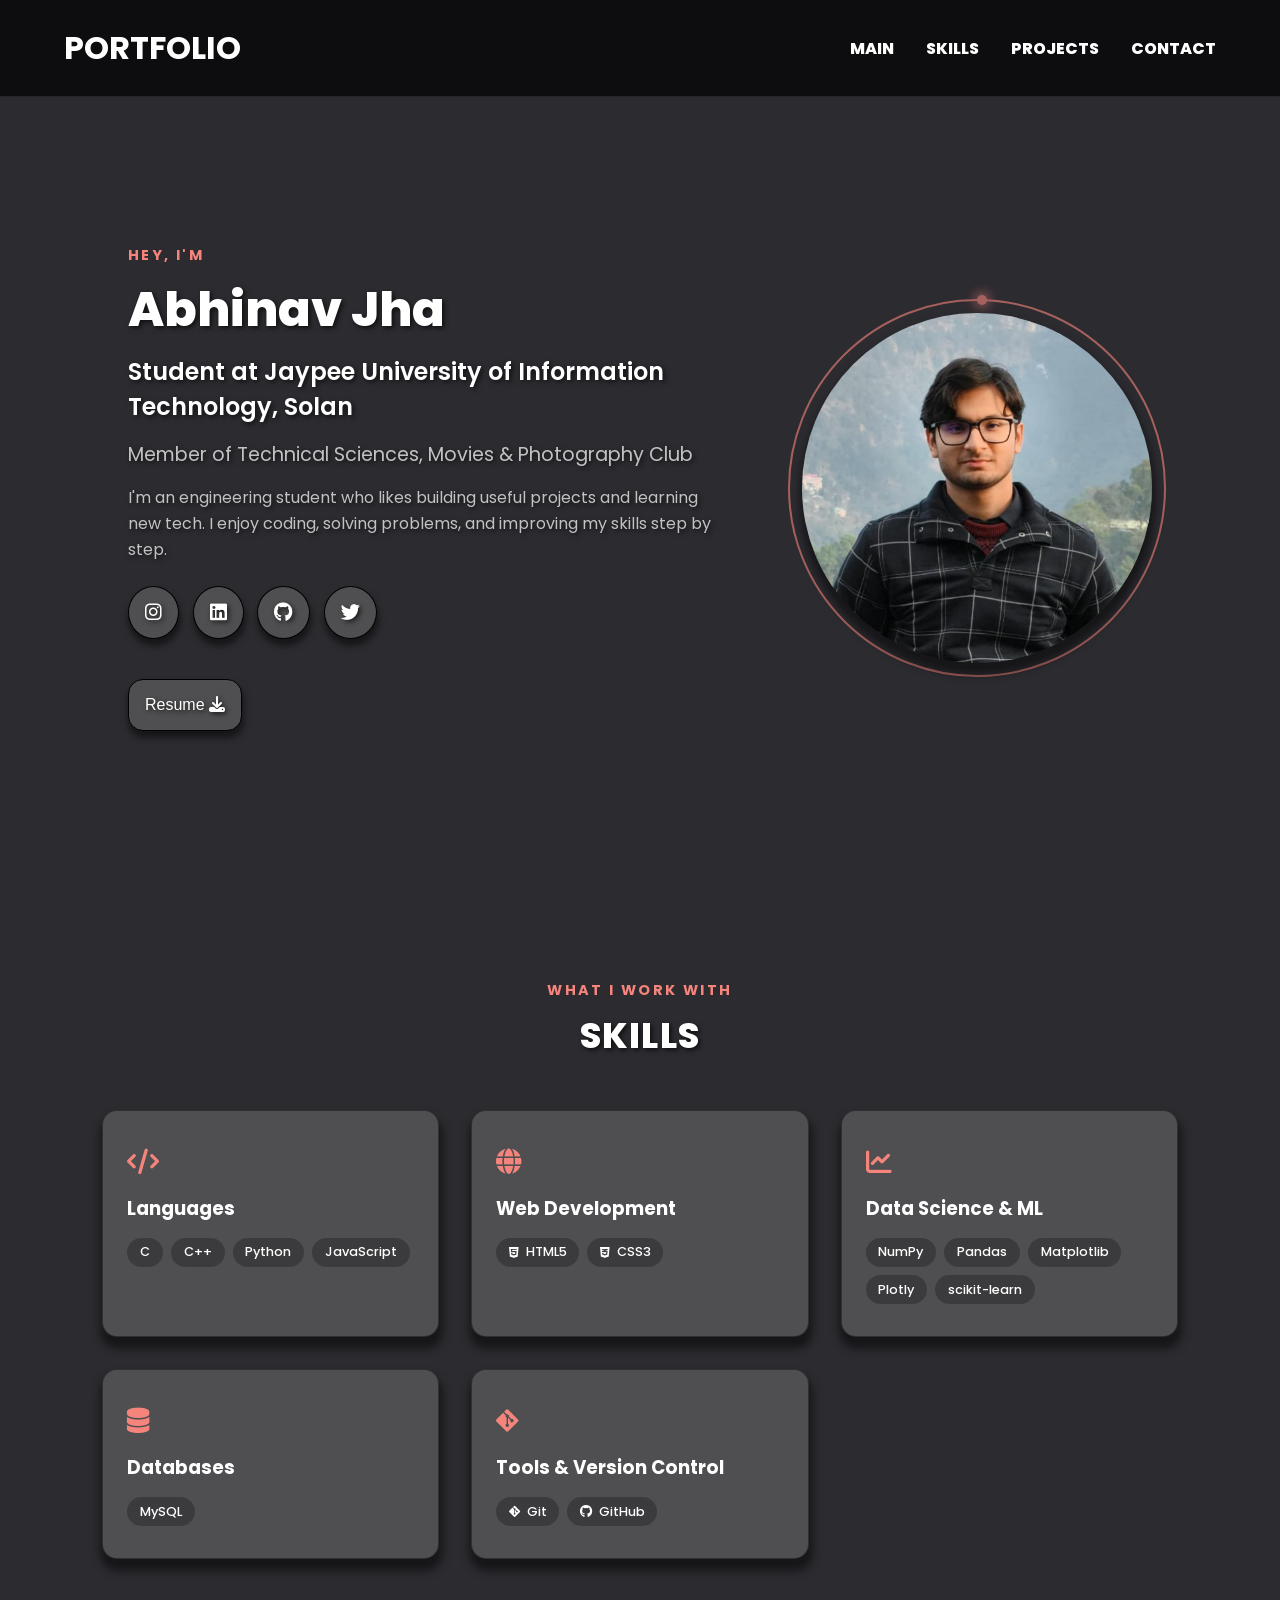
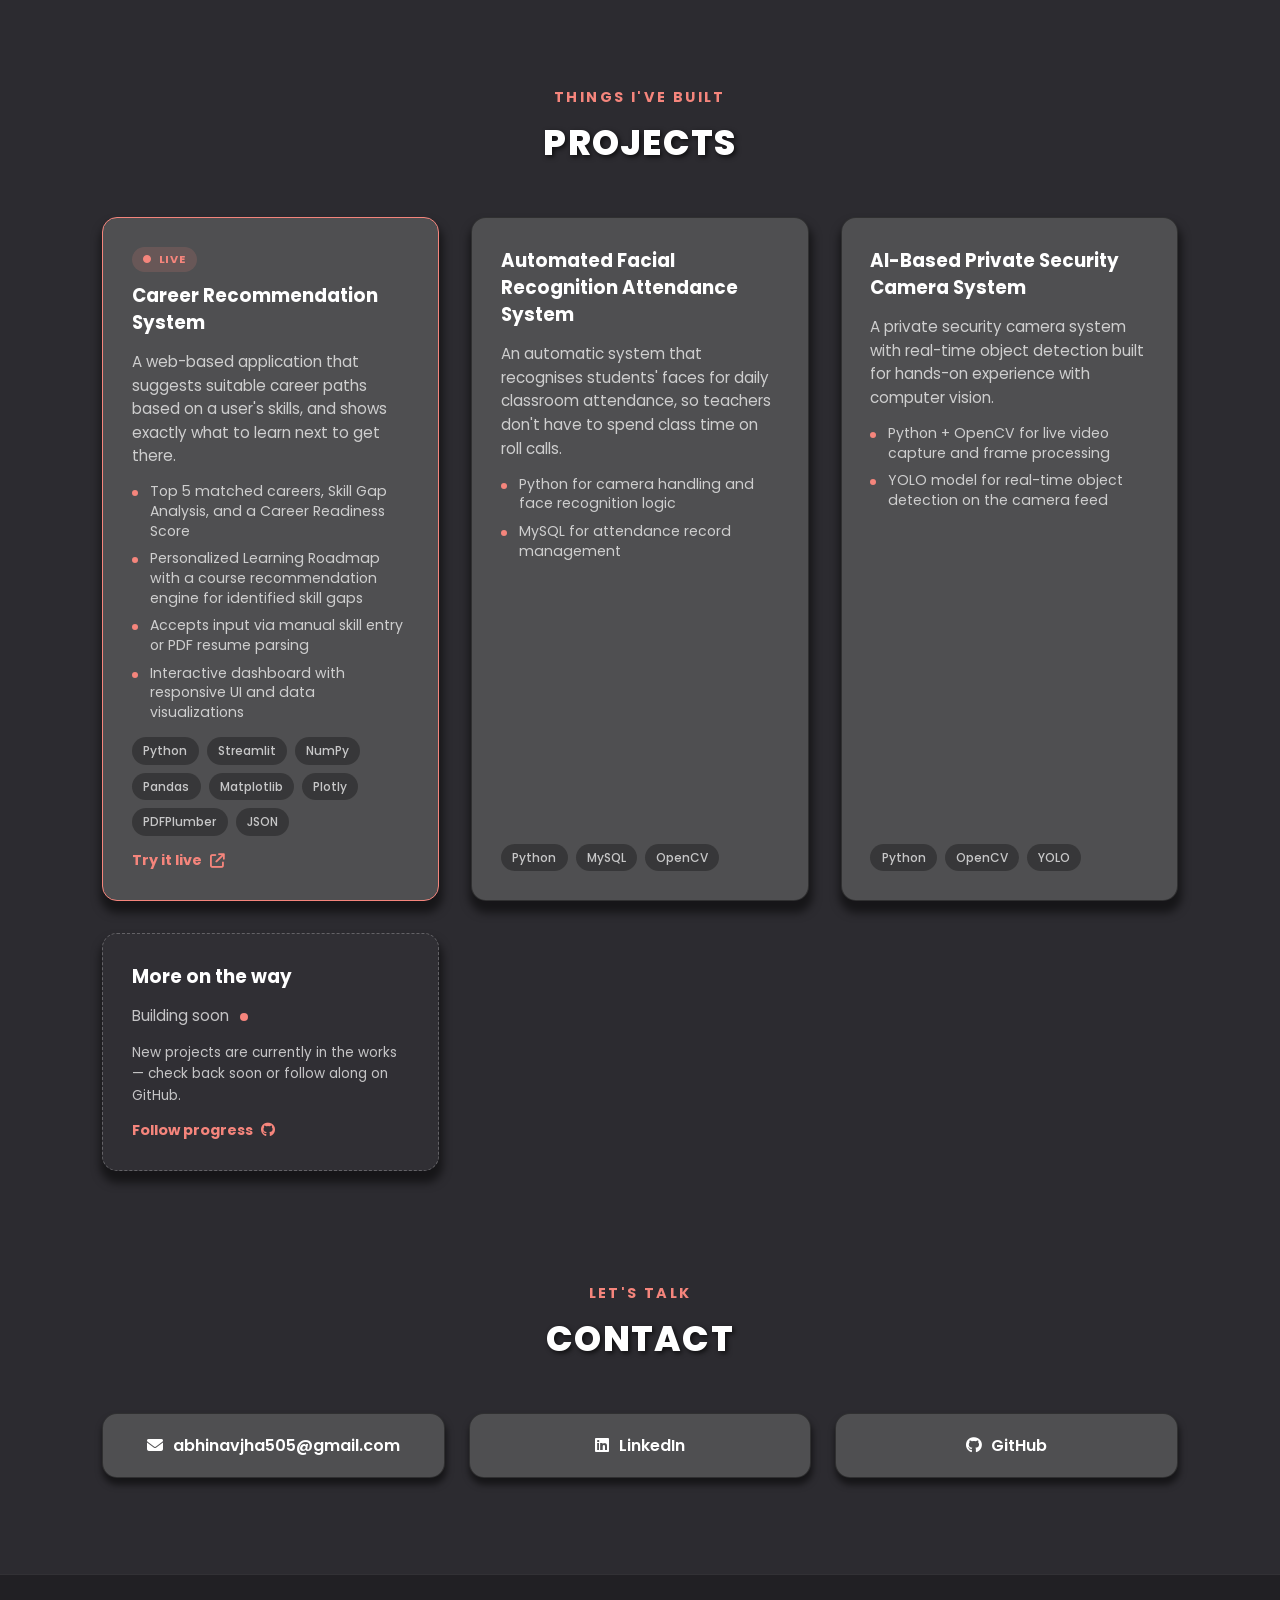
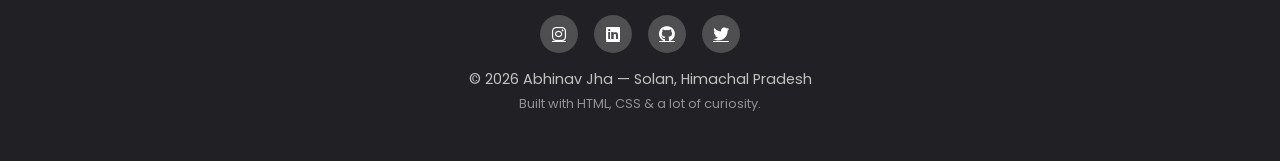
<file: index.html>
<!DOCTYPE html>
<html lang="en">
<head>
    <meta charset="UTF-8">
    <meta name="viewport" content="width=device-width, initial-scale=1.0">
    <link rel="stylesheet" href="style.css">
    <link href="https://fonts.googleapis.com/css2?family=Poppins:wght@300;400;500;600;700;800&display=swap" rel="stylesheet">
    <link rel="stylesheet" href="https://cdnjs.cloudflare.com/ajax/libs/font-awesome/6.7.2/css/all.min.css"
    integrity="sha512-Evv84Mr4kqVGRNSgIGL/F/aIDqQb7xQ2vcrdIwxfjThSH8CSR7PBEakCr51Ck+w+/U6swU2Im1vVX0SVk9ABhg=="
    crossorigin="anonymous" referrerpolicy="no-referrer" />

    <title>Abhinav Jha | Portfolio</title>
</head>
<body>
    <nav class="navbar">
        <a class="textm" href="#firstsection">PORTFOLIO</a>
        <ul class="nav-links" id="navLinks">
            <li><a href="#main">MAIN</a></li>
            <li><a href="#skills">SKILLS</a></li>
            <li><a href="#project">PROJECTS</a></li>
            <li><a href="#contact">CONTACT</a></li>
        </ul>
        <div class="hamburger" id="hamburger">
            <span></span>
            <span></span>
            <span></span>
        </div>
    </nav>

    <section id="firstsection">
        <div id="main" class="main reveal">
            <p class="eyebrow">Hey, I'm</p>
            <h1 id="name">Abhinav Jha</h1>
            <h2 id="info">Student at Jaypee University of Information Technology, Solan</h2>
            <h3 id="info1">Member of
                Technical Sciences, Movies &amp; Photography Club</h3>
            <p id="info2">I'm an engineering student who likes building useful projects and learning new tech. I enjoy coding, solving problems, and improving my skills step by step.</p>
            <div class="social-row">
                <a href="https://www.instagram.com/xabhinavjha?igsh=Z21vOGhhMjVqZWs4" target="_blank" rel="noopener"><i id="social" class="fab fa-instagram"></i></a>
                <a href="https://www.linkedin.com/in/abhinav-jha-a52386367" target="_blank" rel="noopener"><i id="social" class="fab fa-linkedin"></i></a>
                <a href="https://github.com/abhinavxjha" target="_blank" rel="noopener"><i id="social" class="fab fa-github"></i></a>
                <a href="https://twitter.com/iam_abhinavjha" target="_blank" rel="noopener"><i id="social" class="fab fa-twitter"></i></a>
            </div>
            <div><button id="downloadbtn"><a href="assets\AbhinavJhaResume1.pdf" download>Resume <i class="fa-solid fa-download"></i></a></button></div>
        </div>
        <div id="profile-pic" class="reveal">
            <div class="pic-ring"></div>
            <img class="mine" src="images\Solancrop.jpeg" alt="Profile Picture" width="200" height="200">
        </div>
    </section>

    <section id="skills" class="skills">
        <p class="eyebrow center">What I work with</p>
        <h2>SKILLS</h2>
        <div class="skill">

            <div class="skill1 reveal">
                <div class="skill-icon"><i class="fa-solid fa-code"></i></div>
                <h3>Languages</h3>
                <div class="chips">
                    <span class="chip">C</span>
                    <span class="chip">C++</span>
                    <span class="chip">Python</span>
                    <span class="chip">JavaScript</span>
                </div>
            </div>

            <div class="skill1 reveal">
                <div class="skill-icon"><i class="fa-solid fa-globe"></i></div>
                <h3>Web Development</h3>
                <div class="chips">
                    <span class="chip"><i class="fa-brands fa-html5"></i> HTML5</span>
                    <span class="chip"><i class="fa-brands fa-css3-alt"></i> CSS3</span>
                </div>
            </div>

            <div class="skill1 reveal">
                <div class="skill-icon"><i class="fa-solid fa-chart-line"></i></div>
                <h3>Data Science &amp; ML</h3>
                <div class="chips">
                    <span class="chip">NumPy</span>
                    <span class="chip">Pandas</span>
                    <span class="chip">Matplotlib</span>
                    <span class="chip">Plotly</span>
                    <span class="chip">scikit-learn</span>
                </div>
            </div>

            <div class="skill1 reveal">
                <div class="skill-icon"><i class="fa-solid fa-database"></i></div>
                <h3>Databases</h3>
                <div class="chips">
                    <span class="chip">MySQL</span>
                </div>
            </div>

            <div class="skill1 reveal">
                <div class="skill-icon"><i class="fa-brands fa-git-alt"></i></div>
                <h3>Tools &amp; Version Control</h3>
                <div class="chips">
                    <span class="chip"><i class="fa-brands fa-git-alt"></i> Git</span>
                    <span class="chip"><i class="fa-brands fa-github"></i> GitHub</span>
                </div>
            </div>

        </div>
    </section>

    <section id="thirdsection">
        <div class="projects" id="project">
            <p class="eyebrow center">Things I've built</p>
            <h2>PROJECTS</h2>

            <div class="project-grid">

                <article class="project-card reveal featured">
                    <div class="project-top">
                        <span class="tag-live"><i class="fa-solid fa-circle"></i> Live</span>
                        <h3>Career Recommendation System</h3>
                    </div>
                    <p class="project-desc">A web-based application that suggests suitable career paths based on a user's skills, and shows exactly what to learn next to get there.</p>
                    <ul class="project-points">
                        <li>Top 5 matched careers, Skill Gap Analysis, and a Career Readiness Score</li>
                        <li>Personalized Learning Roadmap with a course recommendation engine for identified skill gaps</li>
                        <li>Accepts input via manual skill entry or PDF resume parsing</li>
                        <li>Interactive dashboard with responsive UI and data visualizations</li>
                    </ul>
                    <div class="stack-row">
                        <span class="stack-chip">Python</span>
                        <span class="stack-chip">Streamlit</span>
                        <span class="stack-chip">NumPy</span>
                        <span class="stack-chip">Pandas</span>
                        <span class="stack-chip">Matplotlib</span>
                        <span class="stack-chip">Plotly</span>
                        <span class="stack-chip">PDFPlumber</span>
                        <span class="stack-chip">JSON</span>
                    </div>
                    <a class="project-link" href="https://yourcareerrecommendationsystem.streamlit.app/" target="_blank" rel="noopener">
                        Try it live <i class="fa-solid fa-arrow-up-right-from-square"></i>
                    </a>
                </article>

                <article class="project-card reveal">
                    <div class="project-top">
                        <h3>Automated Facial Recognition Attendance System</h3>
                    </div>
                    <p class="project-desc">An automatic system that recognises students' faces for daily classroom attendance, so teachers don't have to spend class time on roll calls.</p>
                    <ul class="project-points">
                        <li>Python for camera handling and face recognition logic</li>
                        <li>MySQL for attendance record management</li>
                    </ul>
                    <div class="stack-row">
                        <span class="stack-chip">Python</span>
                        <span class="stack-chip">MySQL</span>
                        <span class="stack-chip">OpenCV</span>
                    </div>
                </article>

                <article class="project-card reveal">
                    <div class="project-top">
                        <h3>AI-Based Private Security Camera System</h3>
                    </div>
                    <p class="project-desc">A private security camera system with real-time object detection built for hands-on experience with computer vision.</p>
                    <ul class="project-points">
                        <li>Python + OpenCV for live video capture and frame processing</li>
                        <li>YOLO model for real-time object detection on the camera feed</li>
                    </ul>
                    <div class="stack-row">
                        <span class="stack-chip">Python</span>
                        <span class="stack-chip">OpenCV</span>
                        <span class="stack-chip">YOLO</span>
                    </div>
                </article>

                <article class="project-card reveal coming-soon">
                    <div class="project-top">
                        <h3>More on the way</h3>
                    </div>
                    <p class="project-desc">Building soon <span class="pulse-dot"></span></p>
                    <p class="project-desc small">New projects are currently in the works — check back soon or follow along on GitHub.</p>
                    <a class="project-link" href="https://github.com/abhinavxjha" target="_blank" rel="noopener">
                        Follow progress <i class="fa-brands fa-github"></i>
                    </a>
                </article>

            </div>
        </div>
    </section>

    <section id="contact" class="contacts">
        <p class="eyebrow center">Let's talk</p>
        <h2>CONTACT</h2>
        <div class="contact">
            <div class="contact1"><a href="mailto:abhinavjha505@gmail.com"><i class="fa-solid fa-envelope"></i> abhinavjha505@gmail.com</a></div>
            <div class="contact1"><a href="https://www.linkedin.com/in/abhinav-jha-a52386367" target="_blank" rel="noopener"><i class="fa-brands fa-linkedin"></i> LinkedIn</a></div>
            <div class="contact1"><a href="https://github.com/abhinavxjha" target="_blank" rel="noopener"><i class="fa-brands fa-github"></i> GitHub</a></div>
        </div>
    </section>

    <footer class="site-footer">
        <div class="footer-social">
            <a href="https://www.instagram.com/xabhinavjha?igsh=Z21vOGhhMjVqZWs4" target="_blank" rel="noopener"><i class="fab fa-instagram"></i></a>
            <a href="https://www.linkedin.com/in/abhinav-jha-a52386367" target="_blank" rel="noopener"><i class="fab fa-linkedin"></i></a>
            <a href="https://github.com/abhinavxjha" target="_blank" rel="noopener"><i class="fab fa-github"></i></a>
            <a href="https://twitter.com/iam_abhinavjha" target="_blank" rel="noopener"><i class="fab fa-twitter"></i></a>
        </div>
        <p>&copy; <span id="year"></span> Abhinav Jha &mdash; Solan, Himachal Pradesh</p>
        <p class="footer-sub">Built with HTML, CSS &amp; a lot of curiosity.</p>
    </footer>

    <a href="#firstsection" class="back-to-top" id="backToTop" aria-label="Back to top"><i class="fa-solid fa-arrow-up"></i></a>

    <script src="app.js"></script>
</body>
</html>
</file>
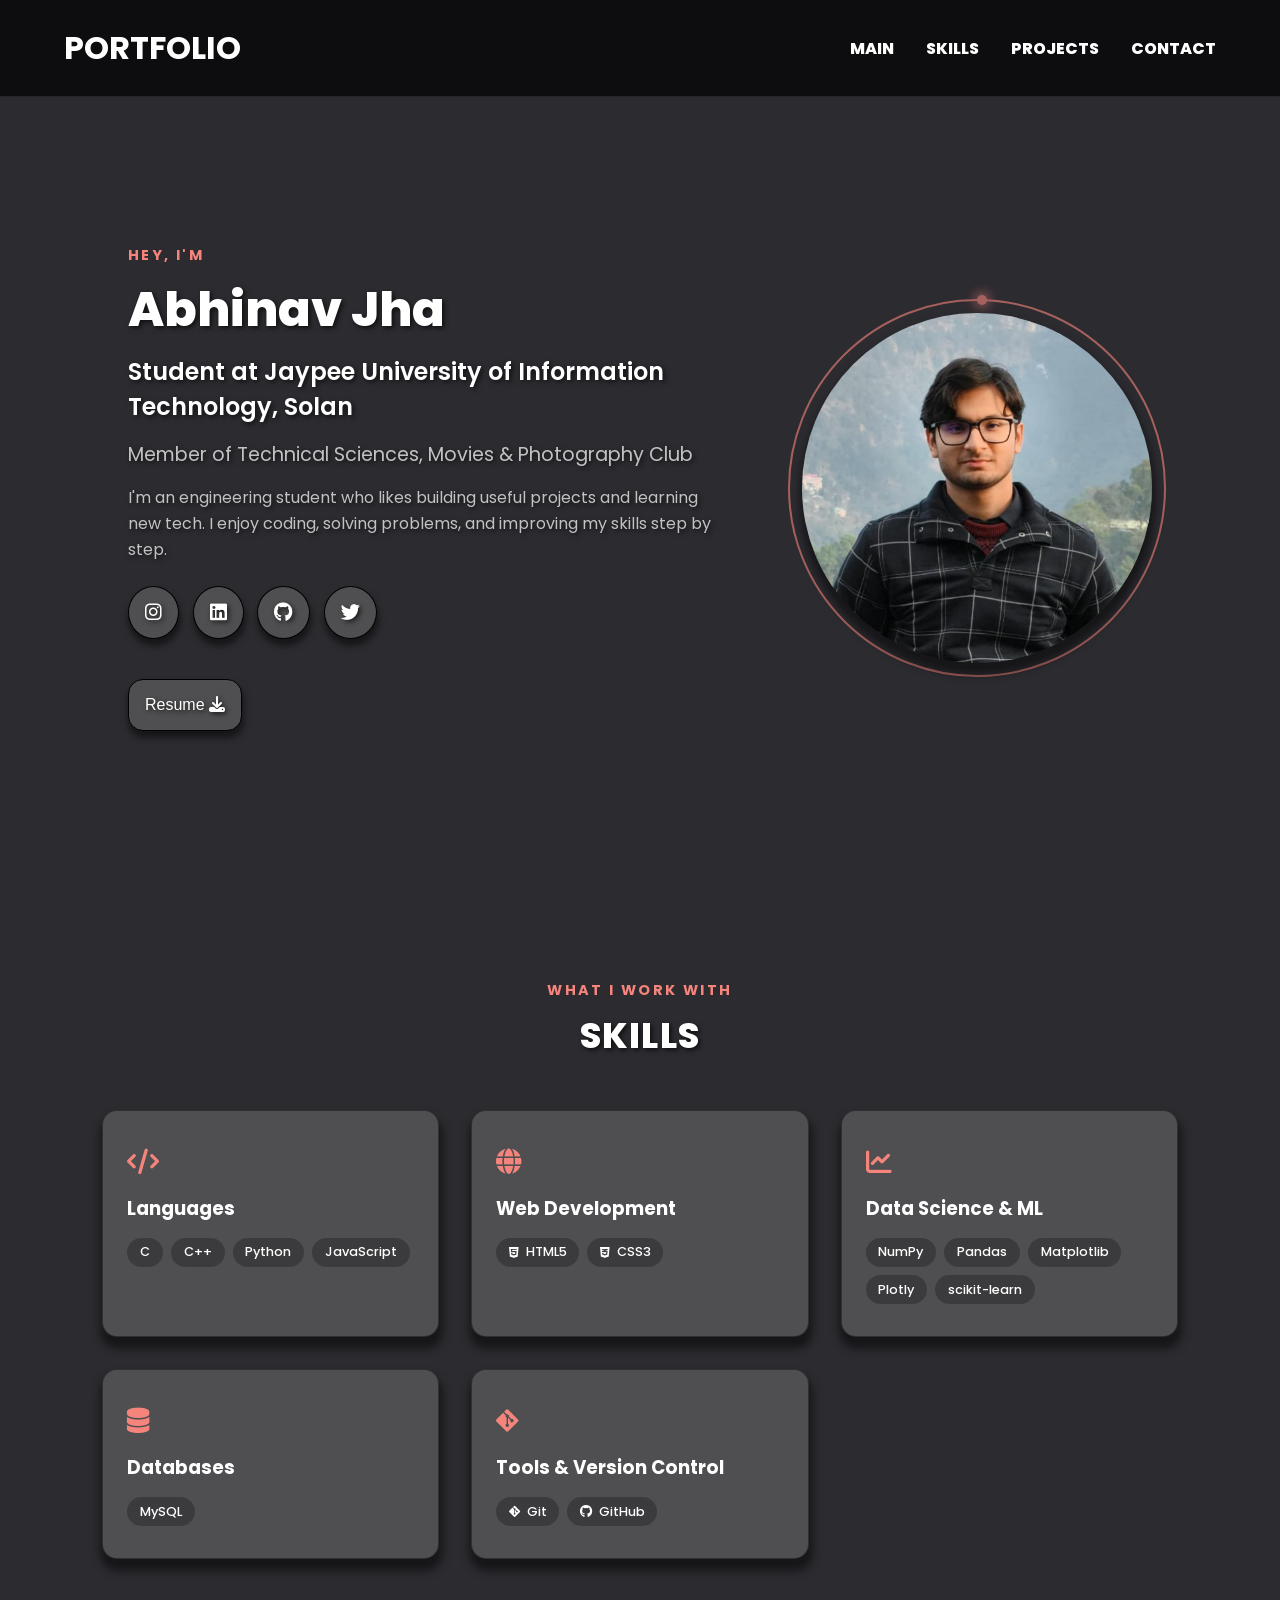
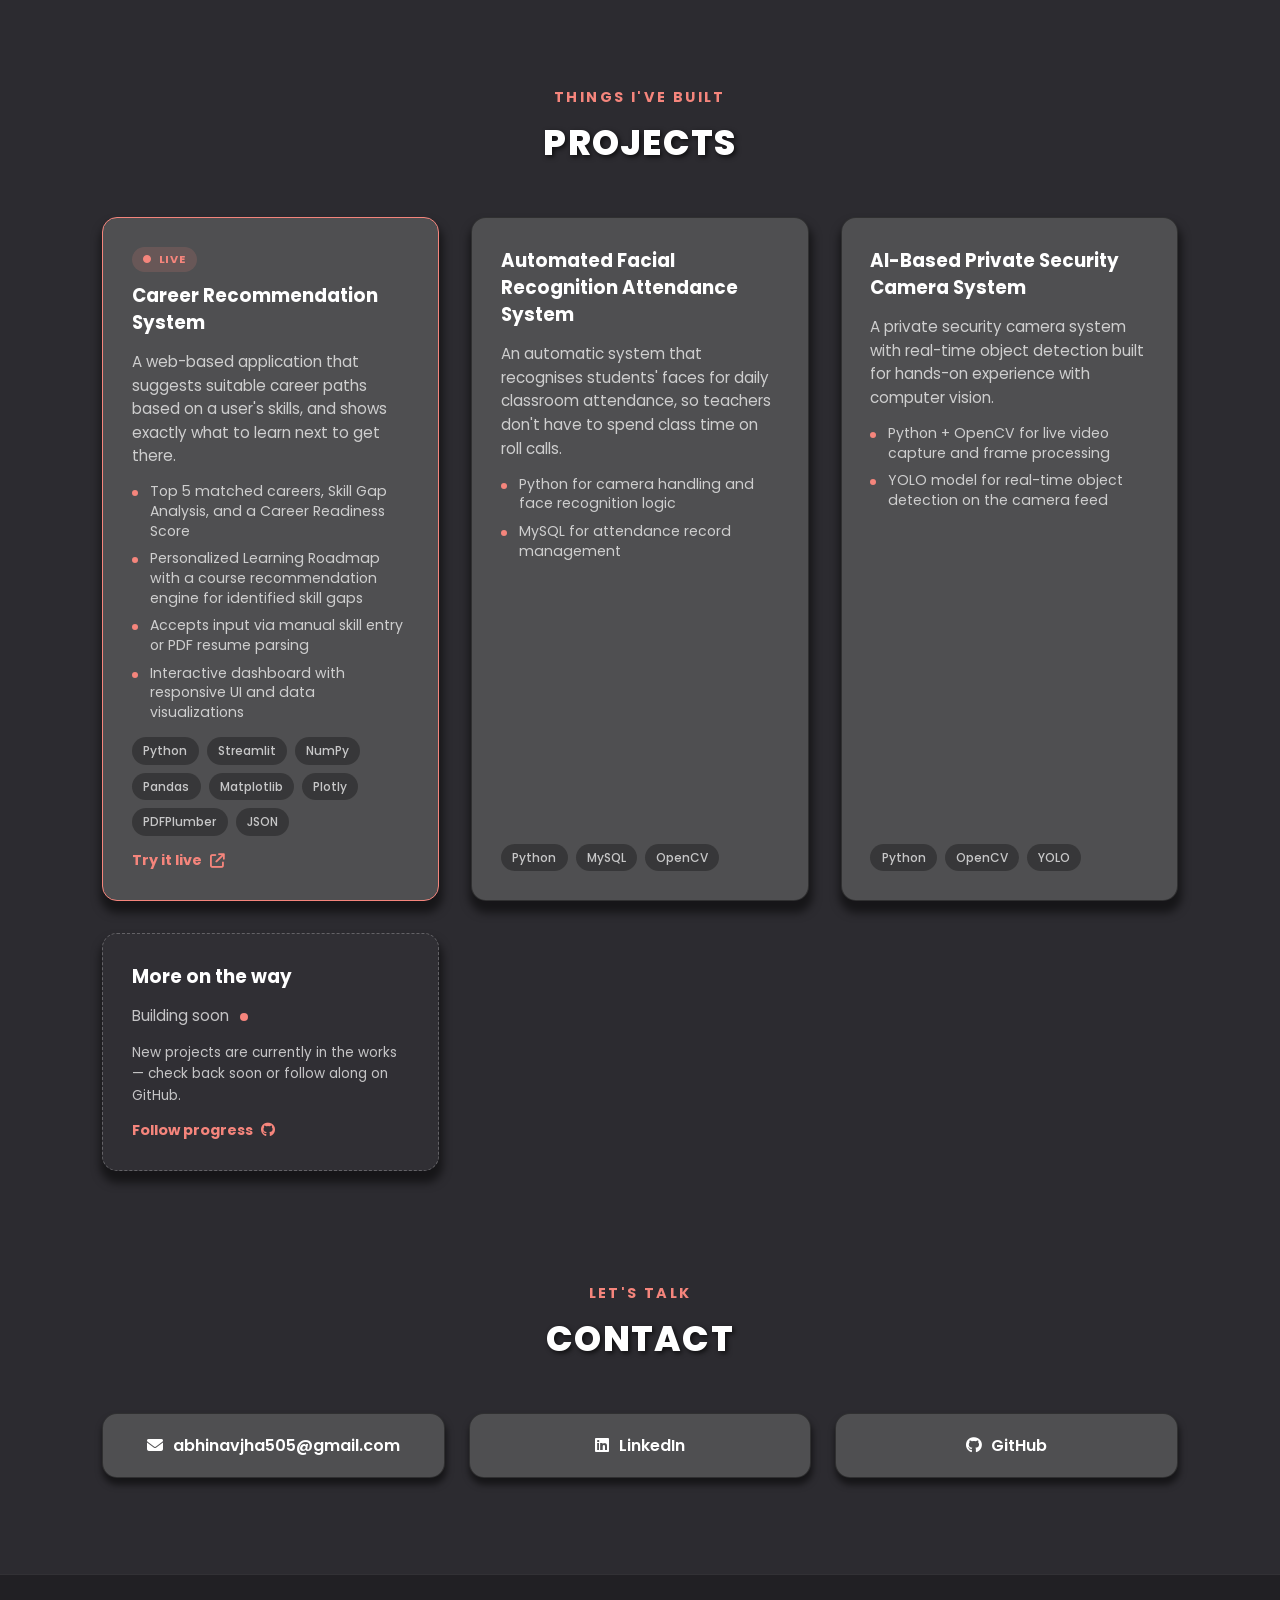
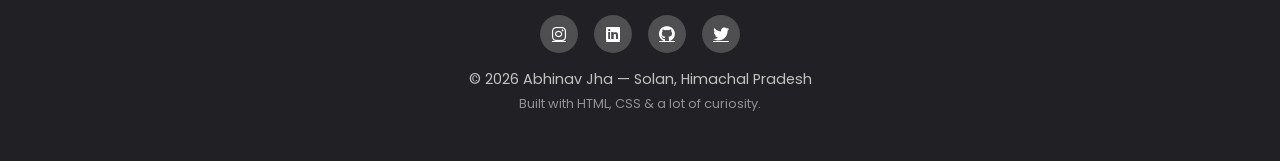
<file: index2.html>
<!DOCTYPE html>
<html lang="en">
<head>
    <meta charset="UTF-8">
    <meta name="viewport" content="width=device-width, initial-scale=1.0">
    <link rel="stylesheet" href="style2.css">
    <link href="https://fonts.googleapis.com/css2?family=Poppins:wght@300;400;500;600;700;800&display=swap" rel="stylesheet">
    <link rel="stylesheet" href="https://cdnjs.cloudflare.com/ajax/libs/font-awesome/6.7.2/css/all.min.css"
    integrity="sha512-Evv84Mr4kqVGRNSgIGL/F/aIDqQb7xQ2vcrdIwxfjThSH8CSR7PBEakCr51Ck+w+/U6swU2Im1vVX0SVk9ABhg=="
    crossorigin="anonymous" referrerpolicy="no-referrer" />

    <title>Abhinav Jha | Portfolio</title>
</head>
<body>
    <nav class="navbar">
        <a class="textm" href="#firstsection">PORTFOLIO</a>
        <ul class="nav-links" id="navLinks">
            <li><a href="#main">MAIN</a></li>
            <li><a href="#skills">SKILLS</a></li>
            <li><a href="#project">PROJECTS</a></li>
            <li><a href="#contact">CONTACT</a></li>
        </ul>
        <div class="hamburger" id="hamburger">
            <span></span>
            <span></span>
            <span></span>
        </div>
    </nav>

    <section id="firstsection">
        <div id="main" class="main reveal">
            <p class="eyebrow">Hey, I'm</p>
            <h1 id="name">Abhinav Jha</h1>
            <h2 id="info">Student at Jaypee University of Information Technology, Solan</h2>
            <h3 id="info1">Member of
                Technical Sciences, Movies &amp; Photography Club</h3>
            <p id="info2">I'm an engineering student who likes building useful projects and learning new tech. I enjoy coding, solving problems, and improving my skills step by step.</p>
            <div class="social-row">
                <a href="https://www.instagram.com/xabhinavjha?igsh=Z21vOGhhMjVqZWs4" target="_blank" rel="noopener"><i id="social" class="fab fa-instagram"></i></a>
                <a href="https://www.linkedin.com/in/abhinav-jha-a52386367" target="_blank" rel="noopener"><i id="social" class="fab fa-linkedin"></i></a>
                <a href="https://github.com/abhinavxjha" target="_blank" rel="noopener"><i id="social" class="fab fa-github"></i></a>
                <a href="https://twitter.com/iam_abhinavjha" target="_blank" rel="noopener"><i id="social" class="fab fa-twitter"></i></a>
            </div>
            <div><button id="downloadbtn"><a href="assets\AbhinavJhaResume1.pdf" download>Resume <i class="fa-solid fa-download"></i></a></button></div>
        </div>
        <div id="profile-pic" class="reveal">
            <div class="pic-ring"></div>
            <img class="mine" src="images\Solancrop.jpeg" alt="Profile Picture" width="200" height="200">
        </div>
    </section>

    <section id="skills" class="skills">
        <p class="eyebrow center">What I work with</p>
        <h2>SKILLS</h2>
        <div class="skill">

            <div class="skill1 reveal">
                <div class="skill-icon"><i class="fa-solid fa-code"></i></div>
                <h3>Languages</h3>
                <div class="chips">
                    <span class="chip">C</span>
                    <span class="chip">C++</span>
                    <span class="chip">Python</span>
                    <span class="chip">JavaScript</span>
                </div>
            </div>

            <div class="skill1 reveal">
                <div class="skill-icon"><i class="fa-solid fa-globe"></i></div>
                <h3>Web Development</h3>
                <div class="chips">
                    <span class="chip"><i class="fa-brands fa-html5"></i> HTML5</span>
                    <span class="chip"><i class="fa-brands fa-css3-alt"></i> CSS3</span>
                </div>
            </div>

            <div class="skill1 reveal">
                <div class="skill-icon"><i class="fa-solid fa-chart-line"></i></div>
                <h3>Data Science &amp; ML</h3>
                <div class="chips">
                    <span class="chip">NumPy</span>
                    <span class="chip">Pandas</span>
                    <span class="chip">Matplotlib</span>
                    <span class="chip">Plotly</span>
                    <span class="chip">scikit-learn</span>
                </div>
            </div>

            <div class="skill1 reveal">
                <div class="skill-icon"><i class="fa-solid fa-database"></i></div>
                <h3>Databases</h3>
                <div class="chips">
                    <span class="chip">MySQL</span>
                </div>
            </div>

            <div class="skill1 reveal">
                <div class="skill-icon"><i class="fa-brands fa-git-alt"></i></div>
                <h3>Tools &amp; Version Control</h3>
                <div class="chips">
                    <span class="chip"><i class="fa-brands fa-git-alt"></i> Git</span>
                    <span class="chip"><i class="fa-brands fa-github"></i> GitHub</span>
                </div>
            </div>

        </div>
    </section>

    <section id="thirdsection">
        <div class="projects" id="project">
            <p class="eyebrow center">Things I've built</p>
            <h2>PROJECTS</h2>

            <div class="project-grid">

                <article class="project-card reveal featured">
                    <div class="project-top">
                        <span class="tag-live"><i class="fa-solid fa-circle"></i> Live</span>
                        <h3>Career Recommendation System</h3>
                    </div>
                    <p class="project-desc">A web-based application that suggests suitable career paths based on a user's skills, and shows exactly what to learn next to get there.</p>
                    <ul class="project-points">
                        <li>Top 5 matched careers, Skill Gap Analysis, and a Career Readiness Score</li>
                        <li>Personalized Learning Roadmap with a course recommendation engine for identified skill gaps</li>
                        <li>Accepts input via manual skill entry or PDF resume parsing</li>
                        <li>Interactive dashboard with responsive UI and data visualizations</li>
                    </ul>
                    <div class="stack-row">
                        <span class="stack-chip">Python</span>
                        <span class="stack-chip">Streamlit</span>
                        <span class="stack-chip">NumPy</span>
                        <span class="stack-chip">Pandas</span>
                        <span class="stack-chip">Matplotlib</span>
                        <span class="stack-chip">Plotly</span>
                        <span class="stack-chip">PDFPlumber</span>
                        <span class="stack-chip">JSON</span>
                    </div>
                    <a class="project-link" href="https://yourcareerrecommendationsystem.streamlit.app/" target="_blank" rel="noopener">
                        Try it live <i class="fa-solid fa-arrow-up-right-from-square"></i>
                    </a>
                </article>

                <article class="project-card reveal">
                    <div class="project-top">
                        <h3>Automated Facial Recognition Attendance System</h3>
                    </div>
                    <p class="project-desc">An automatic system that recognises students' faces for daily classroom attendance, so teachers don't have to spend class time on roll calls.</p>
                    <ul class="project-points">
                        <li>Python for camera handling and face recognition logic</li>
                        <li>MySQL for attendance record management</li>
                    </ul>
                    <div class="stack-row">
                        <span class="stack-chip">Python</span>
                        <span class="stack-chip">MySQL</span>
                        <span class="stack-chip">OpenCV</span>
                    </div>
                </article>

                <article class="project-card reveal">
                    <div class="project-top">
                        <h3>AI-Based Private Security Camera System</h3>
                    </div>
                    <p class="project-desc">A private security camera system with real-time object detection built for hands-on experience with computer vision.</p>
                    <ul class="project-points">
                        <li>Python + OpenCV for live video capture and frame processing</li>
                        <li>YOLO model for real-time object detection on the camera feed</li>
                    </ul>
                    <div class="stack-row">
                        <span class="stack-chip">Python</span>
                        <span class="stack-chip">OpenCV</span>
                        <span class="stack-chip">YOLO</span>
                    </div>
                </article>

                <article class="project-card reveal coming-soon">
                    <div class="project-top">
                        <h3>More on the way</h3>
                    </div>
                    <p class="project-desc">Building soon <span class="pulse-dot"></span></p>
                    <p class="project-desc small">New projects are currently in the works — check back soon or follow along on GitHub.</p>
                    <a class="project-link" href="https://github.com/abhinavxjha" target="_blank" rel="noopener">
                        Follow progress <i class="fa-brands fa-github"></i>
                    </a>
                </article>

            </div>
        </div>
    </section>

    <section id="contact" class="contacts">
        <p class="eyebrow center">Let's talk</p>
        <h2>CONTACT</h2>
        <div class="contact">
            <div class="contact1"><a href="mailto:abhinavjha505@gmail.com"><i class="fa-solid fa-envelope"></i> abhinavjha505@gmail.com</a></div>
            <div class="contact1"><a href="https://www.linkedin.com/in/abhinav-jha-a52386367" target="_blank" rel="noopener"><i class="fa-brands fa-linkedin"></i> LinkedIn</a></div>
            <div class="contact1"><a href="https://github.com/abhinavxjha" target="_blank" rel="noopener"><i class="fa-brands fa-github"></i> GitHub</a></div>
        </div>
    </section>

    <footer class="site-footer">
        <div class="footer-social">
            <a href="https://www.instagram.com/xabhinavjha?igsh=Z21vOGhhMjVqZWs4" target="_blank" rel="noopener"><i class="fab fa-instagram"></i></a>
            <a href="https://www.linkedin.com/in/abhinav-jha-a52386367" target="_blank" rel="noopener"><i class="fab fa-linkedin"></i></a>
            <a href="https://github.com/abhinavxjha" target="_blank" rel="noopener"><i class="fab fa-github"></i></a>
            <a href="https://twitter.com/iam_abhinavjha" target="_blank" rel="noopener"><i class="fab fa-twitter"></i></a>
        </div>
        <p>&copy; <span id="year"></span> Abhinav Jha &mdash; Solan, Himachal Pradesh</p>
        <p class="footer-sub">Built with HTML, CSS &amp; a lot of curiosity.</p>
    </footer>

    <a href="#firstsection" class="back-to-top" id="backToTop" aria-label="Back to top"><i class="fa-solid fa-arrow-up"></i></a>

    <script src="app2.js"></script>
</body>
</html>
</file>
<file: style.css>
:root {
    --bg: #2c2b30;
    --card: #4f4f51;
    --card-soft: #3b3a3e;
    --accent: #f5857c;
    --text: #ffffff;
    --muted: rgba(255, 255, 255, 0.72);
    --shadow: 1px 9px 9px 3px rgba(0, 0, 0, 0.5);
    --shadow-soft: 1px 6px 6px 1px rgba(0, 0, 0, 0.5);
}

* {
    margin: 0;
    padding: 0;
    box-sizing: border-box;
}

html {
    scroll-behavior: smooth;
}

body {
    font-family: Poppins, sans-serif;
    background-color: var(--bg);
    overflow-x: hidden;
    max-width: 100%;
    animation: page-pop 0.85s cubic-bezier(0.16, 1, 0.3, 1) both;
    transform-origin: top center;
}

@keyframes page-pop {
    0% {
        opacity: 0;
        transform: scale(0.975) translateY(18px);
        filter: blur(4px);
    }
    60% {
        opacity: 1;
        transform: scale(1.01) translateY(0);
        filter: blur(0);
    }
    100% {
        opacity: 1;
        transform: scale(1) translateY(0);
        filter: blur(0);
    }
}

/* ---------- Navbar ---------- */

.navbar {
    background-color: rgba(0, 0, 0, 0.7);
    color: white;
    justify-content: space-between;
    position: fixed;
    width: 100%;
    display: flex;
    align-items: center;
    gap: 2rem;
    z-index: 1000;
    top: 0;
    padding: 1.5rem 5%;
    backdrop-filter: blur(10px);
    -webkit-backdrop-filter: blur(10px);
    border-bottom: 1px solid rgba(255, 255, 255, 0.1);
}

.textm {
    text-decoration: none;
    color: white;
    font-size: 2rem;
    font-weight: bold;
    position: relative;
}

.nav-links {
    cursor: pointer;
    display: flex;
    gap: 2rem;
    list-style: none;
}

.nav-links a {
    text-decoration: none;
    color: white;
    font-size: 1rem;
    font-weight: 800;
    position: relative;
    transition: all 0.3s ease;
}

.nav-links a:hover {
    color: var(--accent);
    transform: scale(1.2);
}

.hamburger {
    display: none;
    flex-direction: column;
    gap: 5px;
    cursor: pointer;
    z-index: 1100;
}

.hamburger span {
    width: 26px;
    height: 3px;
    background: white;
    border-radius: 2px;
    transition: all 0.3s ease;
}

.hamburger.active span:nth-child(1) {
    transform: translateY(8px) rotate(45deg);
}

.hamburger.active span:nth-child(2) {
    opacity: 0;
}

.hamburger.active span:nth-child(3) {
    transform: translateY(-8px) rotate(-45deg);
}

/* ---------- Hero ---------- */

#firstsection {
    display: flex;
    align-items: center;
    justify-content: space-between;
    min-height: 100vh;
    padding: 12% 10% 6%;
    color: white;
    gap: 3rem;
}

.main {
    flex: 1;
    padding-right: 2rem;
}

.eyebrow {
    color: var(--accent);
    font-weight: 700;
    letter-spacing: 0.15rem;
    text-transform: uppercase;
    font-size: 0.9rem;
    margin-bottom: 0.5rem;
}

.eyebrow.center {
    text-align: center;
}

#profile-pic {
    flex: 0 0 auto;
    display: flex;
    align-items: center;
    justify-content: center;
    position: relative;
    width: 350px;
    height: 350px;
}

.pic-ring {
    position: absolute;
    inset: -14px;
    border-radius: 50%;
    border: 2px solid var(--accent);
    opacity: 0.6;
    animation: spin 14s linear infinite;
}

.pic-ring::before {
    content: "";
    position: absolute;
    top: -6px;
    left: 50%;
    width: 10px;
    height: 10px;
    border-radius: 50%;
    background: var(--accent);
    box-shadow: 0 0 12px 2px var(--accent);
}

@keyframes spin {
    from { transform: rotate(0deg); }
    to { transform: rotate(360deg); }
}

.mine {
    border-radius: 50%;
    width: 350px;
    height: 350px;
    object-fit: cover;
    box-shadow: var(--shadow);
    transition: transform 0.4s ease;
    position: relative;
}

#profile-pic:hover .mine {
    transform: scale(1.04);
}

#name {
    font-size: 3rem;
    margin-bottom: 0.5rem;
    font-weight: 800;
    text-shadow: 2px 2px 5px rgba(0, 0, 0, 0.7);
}

#info {
    font-size: 1.5rem;
    margin-bottom: 1rem;
    font-weight: 600;
    max-width: 600px;
    text-shadow: 2px 2px 5px rgba(0, 0, 0, 0.7);
}

#info1 {
    font-size: 1.2rem;
    margin-bottom: 1rem;
    max-width: 600px;
    color: var(--muted);
    font-weight: 400;
    text-shadow: 2px 2px 5px rgba(0, 0, 0, 0.7);
}

#info2 {
    margin-bottom: 1.5rem;
    max-width: 600px;
    color: var(--muted);
    line-height: 1.6;
    text-shadow: 2px 2px 5px rgba(0, 0, 0, 0.7);
}

.social-row {
    margin-bottom: 0.5rem;
}

/* ---------- Skills ---------- */

.skills {
    padding: 5rem 8% 6rem;
    text-align: center;
    font-size: 1.5rem;
    color: white;
}

.skills h2,
.projects h2,
.contacts h2 {
    text-shadow: 2px 2px 5px rgba(0, 0, 0, 0.7);
    font-size: 2.2rem;
    font-weight: 800;
    letter-spacing: 0.08rem;
    margin-bottom: 3rem;
}

.skill {
    display: grid;
    grid-template-columns: repeat(auto-fit, minmax(250px, 1fr));
    gap: 2rem;
}

.skill1 {
    padding: 2rem 1.5rem;
    border-radius: 15px;
    border: 1px solid rgba(0, 0, 0, 0.4);
    font-size: 1rem;
    background-color: var(--card);
    transition: background-color 0.45s ease, color 0.45s ease, border-color 0.45s ease, box-shadow 0.45s ease, transform 0.3s ease;
    box-shadow: var(--shadow);
    text-align: left;
    cursor: pointer;
}

.skill1:hover {
    background-color: var(--accent);
    color: black;
    text-shadow: none;
    box-shadow: none;
    transform: translateY(-8px);
}

.skill1:hover h3,
.skill1:hover .skill-icon,
.skill1:hover .chip {
    color: inherit;
}

.skill-icon {
    font-size: 1.6rem;
    color: var(--accent);
    margin-bottom: 0.8rem;
    transition: color 0.45s ease;
}

.skill1:hover .skill-icon {
    color: black;
}

.skill1 h3 {
    font-size: 1.15rem;
    margin-bottom: 1rem;
    font-weight: 700;
}

.chips {
    display: flex;
    flex-wrap: wrap;
    gap: 0.5rem;
}

.chip {
    background: rgba(0, 0, 0, 0.25);
    border-radius: 20px;
    padding: 0.35rem 0.8rem;
    font-size: 0.8rem;
    font-weight: 500;
    display: inline-flex;
    align-items: center;
    gap: 0.4rem;
    transition: background 0.45s ease, color 0.45s ease;
}

.skill1:hover .chip {
    background: rgba(0, 0, 0, 0.15);
}

/* ---------- Projects ---------- */

#thirdsection {
    padding: 2rem 8% 5rem;
}

.projects {
    text-align: center;
    color: white;
}

.project-grid {
    display: grid;
    grid-template-columns: repeat(auto-fit, minmax(280px, 1fr));
    gap: 2rem;
    text-align: left;
}

.project-card {
    background-color: var(--card);
    border-radius: 15px;
    padding: 1.8rem;
    box-shadow: var(--shadow);
    transition: background-color 0.45s ease, background 0.45s ease, color 0.45s ease, border-color 0.45s ease, box-shadow 0.45s ease, transform 0.3s ease;
    display: flex;
    flex-direction: column;
    gap: 0.9rem;
    border: 1px solid rgba(0, 0, 0, 0.4);
    cursor: pointer;
}

.project-card:hover {
    background-color: var(--accent);
    color: black;
    text-shadow: none;
    box-shadow: none;
    transform: translateY(-8px);
    border-color: var(--accent);
}

.project-card.featured {
    border: 1px solid var(--accent);
    background-color: var(--card);
}

.project-card.featured:hover {
    background-color: var(--accent);
}

.project-top {
    display: flex;
    flex-direction: column;
    gap: 0.6rem;
}

.project-top h3 {
    font-size: 1.15rem;
    font-weight: 700;
    color: white;
    transition: color 0.45s ease;
}

.project-card:hover .project-top h3,
.project-card:hover .project-desc,
.project-card:hover .project-points li,
.project-card:hover .stack-chip,
.project-card:hover .project-link,
.project-card:hover .tag-live {
    color: inherit;
}

.project-card:hover .tag-live {
    background: rgba(0, 0, 0, 0.12);
}

.tag-live {
    align-self: flex-start;
    background: rgba(245, 133, 124, 0.15);
    color: var(--accent);
    font-size: 0.7rem;
    font-weight: 700;
    letter-spacing: 0.05rem;
    text-transform: uppercase;
    padding: 0.25rem 0.7rem;
    border-radius: 20px;
    display: inline-flex;
    align-items: center;
    gap: 0.4rem;
    transition: background 0.45s ease, color 0.45s ease;
}

.tag-live i {
    font-size: 0.5rem;
    animation: pulse 1.6s infinite;
}

@keyframes pulse {
    0% { opacity: 1; }
    50% { opacity: 0.3; }
    100% { opacity: 1; }
}

.project-desc {
    color: var(--muted);
    font-size: 0.95rem;
    line-height: 1.55;
    transition: color 0.45s ease;
}

.project-desc.small {
    font-size: 0.85rem;
}

.project-points {
    list-style: none;
    display: flex;
    flex-direction: column;
    gap: 0.5rem;
}

.project-points li {
    font-size: 0.88rem;
    color: var(--muted);
    padding-left: 1.1rem;
    position: relative;
    line-height: 1.4;
    transition: color 0.45s ease;
}

.project-points li::before {
    content: "";
    position: absolute;
    left: 0;
    top: 0.5rem;
    width: 6px;
    height: 6px;
    border-radius: 50%;
    background-color: var(--accent);
    transition: background-color 0.45s ease;
}

.project-card:hover .project-points li::before {
    background-color: black;
}

.stack-row {
    display: flex;
    flex-wrap: wrap;
    gap: 0.5rem;
    margin-top: auto;
}

.stack-chip {
    background: rgba(0, 0, 0, 0.3);
    color: var(--muted);
    font-size: 0.75rem;
    font-weight: 500;
    padding: 0.3rem 0.7rem;
    border-radius: 20px;
    transition: background 0.45s ease, color 0.45s ease;
}

.project-card:hover .stack-chip {
    background: rgba(0, 0, 0, 0.2);
    color: white;
}

.project-link {
    align-self: flex-start;
    text-decoration: none;
    color: var(--accent);
    font-weight: 700;
    font-size: 0.9rem;
    display: inline-flex;
    align-items: center;
    gap: 0.5rem;
    transition: color 0.45s ease, gap 0.45s ease;
}

.project-card:hover .project-link {
    gap: 0.8rem;
}

.project-link:hover {
    color: white;
    gap: 0.8rem;
}

.project-card.coming-soon {
    justify-content: center;
    align-items: flex-start;
    border-style: dashed;
    border-color: rgba(255, 255, 255, 0.25);
    background-color: rgba(255, 255, 255, 0.02);
}

.project-card.coming-soon:hover {
    background-color: var(--accent);
    border-color: var(--accent);
}

.project-card.coming-soon .project-top h3,
.project-card.coming-soon .project-desc,
.project-card.coming-soon .project-link {
    transition: color 0.45s ease;
}

.project-card.coming-soon:hover .project-link,
.project-card.coming-soon .project-link:hover {
    color: black;
    transition: color 0.45s ease, gap 0.45s ease;
}

.pulse-dot {
    display: inline-block;
    width: 8px;
    height: 8px;
    border-radius: 50%;
    background-color: var(--accent);
    margin-left: 0.4rem;
    animation: pulse 1.4s infinite;
    transition: background-color 0.45s ease;
}

.project-card.coming-soon:hover .pulse-dot {
    background-color: black;
}

/* ---------- Contact ---------- */

.contacts {
    padding: 2rem 8% 6rem;
    text-align: center;
    color: white;
}

.contact {
    display: grid;
    grid-template-columns: repeat(auto-fit, minmax(230px, 1fr));
    gap: 1.5rem;
}

.contact1 {
    padding: 1.2rem;
    border-radius: 15px;
    border: 1px solid rgba(0, 0, 0, 0.4);
    font-size: 1rem;
    font-weight: 600;
    background-color: var(--card);
    transition: all 0.3s ease;
    box-shadow: var(--shadow-soft);
}

.contact1 a {
    text-decoration: none;
    color: inherit;
    display: flex;
    align-items: center;
    justify-content: center;
    gap: 0.6rem;
}

.contact1:hover {
    background-color: var(--accent);
    color: black;
    text-shadow: none;
    box-shadow: none;
    transform: translateY(-6px);
}

/* ---------- Social icons & button ---------- */

#social {
    padding: 1rem;
    border-radius: 50%;
    border: 0.5px solid black;
    font-size: 1.2rem;
    text-shadow: 2px 2px 5px rgba(0, 0, 0, 0.7);
    color: white;
    transition: all 0.3s ease;
    margin-right: 0.6rem;
    background-color: var(--card);
    box-shadow: var(--shadow-soft);
}

#social:hover {
    transform: scale(1.2);
    color: black;
    background-color: var(--accent);
    text-shadow: none;
    box-shadow: none;
}

#downloadbtn {
    margin-top: 2rem;
    color: white;
    border: 1px solid black;
    background-color: var(--card);
    padding: 1rem;
    border-radius: 15px;
    font-size: 1rem;
    cursor: pointer;
    transition: all 0.3s ease;
    text-shadow: 2px 2px 5px rgba(0, 0, 0, 0.7);
    box-shadow: var(--shadow-soft);
}

#downloadbtn a {
    text-decoration: none;
    color: inherit;
}

#downloadbtn:hover {
    background-color: var(--accent);
    color: black;
    text-shadow: none;
    box-shadow: none;
    transform: scale(1.1);
}

/* ---------- Footer ---------- */

.site-footer {
    text-align: center;
    padding: 2.5rem 5% 3rem;
    color: var(--muted);
    background: rgba(0, 0, 0, 0.25);
    border-top: 1px solid rgba(255, 255, 255, 0.08);
    font-size: 0.9rem;
}

.footer-social {
    display: flex;
    justify-content: center;
    gap: 1rem;
    margin-bottom: 1rem;
}

.footer-social a {
    color: white;
    font-size: 1rem;
    width: 38px;
    height: 38px;
    border-radius: 50%;
    background: var(--card);
    display: flex;
    align-items: center;
    justify-content: center;
    transition: all 0.3s ease;
}

.footer-social a:hover {
    background: var(--accent);
    color: black;
    transform: translateY(-4px);
}

.footer-sub {
    margin-top: 0.3rem;
    font-size: 0.8rem;
    opacity: 0.7;
}

/* ---------- Back to top ---------- */

.back-to-top {
    position: fixed;
    bottom: 1.8rem;
    right: 1.8rem;
    width: 46px;
    height: 46px;
    border-radius: 50%;
    background: var(--accent);
    color: black;
    display: flex;
    align-items: center;
    justify-content: center;
    text-decoration: none;
    box-shadow: var(--shadow-soft);
    opacity: 0;
    pointer-events: none;
    transform: translateY(10px);
    transition: all 0.3s ease;
    z-index: 900;
}

.back-to-top.visible {
    opacity: 1;
    pointer-events: auto;
    transform: translateY(0);
}

.back-to-top:hover {
    transform: translateY(-4px) scale(1.08);
}

/* ---------- Scroll reveal ---------- */

.reveal {
    opacity: 0;
    transform: translateY(30px);
    transition: opacity 0.7s ease, transform 0.7s ease;
}

.skill1.reveal,
.project-card.reveal {
    transition: opacity 0.7s ease, transform 0.7s ease, background-color 0.45s ease, color 0.45s ease, border-color 0.45s ease, box-shadow 0.45s ease;
}

.reveal.in-view {
    opacity: 1;
    transform: translateY(0);
}

.skill1.reveal.in-view:hover,
.project-card.reveal.in-view:hover {
    transform: translateY(-8px);
}

@media (prefers-reduced-motion: reduce) {
    body {
        animation: none;
        transform: none;
    }

    .reveal {
        opacity: 1;
        transform: none;
        transition: none;
    }
    .pic-ring {
        animation: none;
    }
}

/* ---------- Responsive ---------- */

@media (max-width: 992px) {
    #firstsection {
        padding: 10% 6% 5%;
    }

    #name {
        font-size: 2.5rem;
    }
}

@media (max-width: 768px) {
    .nav-links {
        position: fixed;
        top: 0;
        right: 0;
        height: 100vh;
        width: 65%;
        max-width: 300px;
        background: rgba(0, 0, 0, 0.92);
        flex-direction: column;
        justify-content: center;
        align-items: center;
        gap: 2.5rem;
        transform: translateX(100%);
        transition: transform 0.35s ease;
    }

    .nav-links.active {
        transform: translateX(0);
    }

    .hamburger {
        display: flex;
    }

    #firstsection {
        flex-direction: column-reverse;
        text-align: center;
        padding: 7rem 6% 4rem;
        min-height: auto;
        gap: 2.5rem;
    }

    .main {
        padding-right: 0;
    }

    #info, #info2, #info1 {
        margin-left: auto;
        margin-right: auto;
    }

    #profile-pic {
        width: 220px;
        height: 220px;
    }

    .mine {
        width: 220px;
        height: 220px;
    }

    #name {
        font-size: 2.2rem;
    }

    #info {
        font-size: 1.2rem;
    }

    .skills, .contacts {
        padding: 3.5rem 6% 4rem;
    }

    #thirdsection {
        padding: 1rem 6% 4rem;
    }
}

@media (max-width: 480px) {
    .textm {
        font-size: 1.5rem;
    }

    #name {
        font-size: 1.8rem;
    }

    #info {
        font-size: 1.05rem;
    }

    .skill1, .project-card, .contact1 {
        padding: 1.3rem;
    }

    .back-to-top {
        width: 40px;
        height: 40px;
        right: 1.2rem;
        bottom: 1.2rem;
    }
}
</file>
<file: style2.css>
:root {
    --bg: #2c2b30;
    --card: #4f4f51;
    --card-soft: #3b3a3e;
    --accent: #f5857c;
    --text: #ffffff;
    --muted: rgba(255, 255, 255, 0.72);
    --shadow: 1px 9px 9px 3px rgba(0, 0, 0, 0.5);
    --shadow-soft: 1px 6px 6px 1px rgba(0, 0, 0, 0.5);
}

* {
    margin: 0;
    padding: 0;
    box-sizing: border-box;
}

html {
    scroll-behavior: smooth;
}

body {
    font-family: Poppins, sans-serif;
    background-color: var(--bg);
    overflow-x: hidden;
    max-width: 100%;
    animation: page-pop 0.85s cubic-bezier(0.16, 1, 0.3, 1) both;
    transform-origin: top center;
}

@keyframes page-pop {
    0% {
        opacity: 0;
        transform: scale(0.975) translateY(18px);
        filter: blur(4px);
    }
    60% {
        opacity: 1;
        transform: scale(1.01) translateY(0);
        filter: blur(0);
    }
    100% {
        opacity: 1;
        transform: scale(1) translateY(0);
        filter: blur(0);
    }
}

/* ---------- Navbar ---------- */

.navbar {
    background-color: rgba(0, 0, 0, 0.7);
    color: white;
    justify-content: space-between;
    position: fixed;
    width: 100%;
    display: flex;
    align-items: center;
    gap: 2rem;
    z-index: 1000;
    top: 0;
    padding: 1.5rem 5%;
    backdrop-filter: blur(10px);
    -webkit-backdrop-filter: blur(10px);
    border-bottom: 1px solid rgba(255, 255, 255, 0.1);
}

.textm {
    text-decoration: none;
    color: white;
    font-size: 2rem;
    font-weight: bold;
    position: relative;
}

.nav-links {
    cursor: pointer;
    display: flex;
    gap: 2rem;
    list-style: none;
}

.nav-links a {
    text-decoration: none;
    color: white;
    font-size: 1rem;
    font-weight: 800;
    position: relative;
    transition: all 0.3s ease;
}

.nav-links a:hover {
    color: var(--accent);
    transform: scale(1.2);
}

.hamburger {
    display: none;
    flex-direction: column;
    gap: 5px;
    cursor: pointer;
    z-index: 1100;
}

.hamburger span {
    width: 26px;
    height: 3px;
    background: white;
    border-radius: 2px;
    transition: all 0.3s ease;
}

.hamburger.active span:nth-child(1) {
    transform: translateY(8px) rotate(45deg);
}

.hamburger.active span:nth-child(2) {
    opacity: 0;
}

.hamburger.active span:nth-child(3) {
    transform: translateY(-8px) rotate(-45deg);
}

/* ---------- Hero ---------- */

#firstsection {
    display: flex;
    align-items: center;
    justify-content: space-between;
    min-height: 100vh;
    padding: 12% 10% 6%;
    color: white;
    gap: 3rem;
}

.main {
    flex: 1;
    padding-right: 2rem;
}

.eyebrow {
    color: var(--accent);
    font-weight: 700;
    letter-spacing: 0.15rem;
    text-transform: uppercase;
    font-size: 0.9rem;
    margin-bottom: 0.5rem;
}

.eyebrow.center {
    text-align: center;
}

#profile-pic {
    flex: 0 0 auto;
    display: flex;
    align-items: center;
    justify-content: center;
    position: relative;
    width: 350px;
    height: 350px;
}

.pic-ring {
    position: absolute;
    inset: -14px;
    border-radius: 50%;
    border: 2px solid var(--accent);
    opacity: 0.6;
    animation: spin 14s linear infinite;
}

.pic-ring::before {
    content: "";
    position: absolute;
    top: -6px;
    left: 50%;
    width: 10px;
    height: 10px;
    border-radius: 50%;
    background: var(--accent);
    box-shadow: 0 0 12px 2px var(--accent);
}

@keyframes spin {
    from { transform: rotate(0deg); }
    to { transform: rotate(360deg); }
}

.mine {
    border-radius: 50%;
    width: 350px;
    height: 350px;
    object-fit: cover;
    box-shadow: var(--shadow);
    transition: transform 0.4s ease;
    position: relative;
}

#profile-pic:hover .mine {
    transform: scale(1.04);
}

#name {
    font-size: 3rem;
    margin-bottom: 0.5rem;
    font-weight: 800;
    text-shadow: 2px 2px 5px rgba(0, 0, 0, 0.7);
}

#info {
    font-size: 1.5rem;
    margin-bottom: 1rem;
    font-weight: 600;
    max-width: 600px;
    text-shadow: 2px 2px 5px rgba(0, 0, 0, 0.7);
}

#info1 {
    font-size: 1.2rem;
    margin-bottom: 1rem;
    max-width: 600px;
    color: var(--muted);
    font-weight: 400;
    text-shadow: 2px 2px 5px rgba(0, 0, 0, 0.7);
}

#info2 {
    margin-bottom: 1.5rem;
    max-width: 600px;
    color: var(--muted);
    line-height: 1.6;
    text-shadow: 2px 2px 5px rgba(0, 0, 0, 0.7);
}

.social-row {
    margin-bottom: 0.5rem;
}

/* ---------- Skills ---------- */

.skills {
    padding: 5rem 8% 6rem;
    text-align: center;
    font-size: 1.5rem;
    color: white;
}

.skills h2,
.projects h2,
.contacts h2 {
    text-shadow: 2px 2px 5px rgba(0, 0, 0, 0.7);
    font-size: 2.2rem;
    font-weight: 800;
    letter-spacing: 0.08rem;
    margin-bottom: 3rem;
}

.skill {
    display: grid;
    grid-template-columns: repeat(auto-fit, minmax(250px, 1fr));
    gap: 2rem;
}

.skill1 {
    padding: 2rem 1.5rem;
    border-radius: 15px;
    border: 1px solid rgba(0, 0, 0, 0.4);
    font-size: 1rem;
    background-color: var(--card);
    transition: background-color 0.45s ease, color 0.45s ease, border-color 0.45s ease, box-shadow 0.45s ease, transform 0.3s ease;
    box-shadow: var(--shadow);
    text-align: left;
    cursor: pointer;
}

.skill1:hover {
    background-color: var(--accent);
    color: black;
    text-shadow: none;
    box-shadow: none;
    transform: translateY(-8px);
}

.skill1:hover h3,
.skill1:hover .skill-icon,
.skill1:hover .chip {
    color: inherit;
}

.skill-icon {
    font-size: 1.6rem;
    color: var(--accent);
    margin-bottom: 0.8rem;
    transition: color 0.45s ease;
}

.skill1:hover .skill-icon {
    color: black;
}

.skill1 h3 {
    font-size: 1.15rem;
    margin-bottom: 1rem;
    font-weight: 700;
}

.chips {
    display: flex;
    flex-wrap: wrap;
    gap: 0.5rem;
}

.chip {
    background: rgba(0, 0, 0, 0.25);
    border-radius: 20px;
    padding: 0.35rem 0.8rem;
    font-size: 0.8rem;
    font-weight: 500;
    display: inline-flex;
    align-items: center;
    gap: 0.4rem;
    transition: background 0.45s ease, color 0.45s ease;
}

.skill1:hover .chip {
    background: rgba(0, 0, 0, 0.15);
}

/* ---------- Projects ---------- */

#thirdsection {
    padding: 2rem 8% 5rem;
}

.projects {
    text-align: center;
    color: white;
}

.project-grid {
    display: grid;
    grid-template-columns: repeat(auto-fit, minmax(280px, 1fr));
    gap: 2rem;
    text-align: left;
}

.project-card {
    background-color: var(--card);
    border-radius: 15px;
    padding: 1.8rem;
    box-shadow: var(--shadow);
    transition: background-color 0.45s ease, background 0.45s ease, color 0.45s ease, border-color 0.45s ease, box-shadow 0.45s ease, transform 0.3s ease;
    display: flex;
    flex-direction: column;
    gap: 0.9rem;
    border: 1px solid rgba(0, 0, 0, 0.4);
    cursor: pointer;
}

.project-card:hover {
    background-color: var(--accent);
    color: black;
    text-shadow: none;
    box-shadow: none;
    transform: translateY(-8px);
    border-color: var(--accent);
}

.project-card.featured {
    border: 1px solid var(--accent);
    background-color: var(--card);
}

.project-card.featured:hover {
    background-color: var(--accent);
}

.project-top {
    display: flex;
    flex-direction: column;
    gap: 0.6rem;
}

.project-top h3 {
    font-size: 1.15rem;
    font-weight: 700;
    color: white;
    transition: color 0.45s ease;
}

.project-card:hover .project-top h3,
.project-card:hover .project-desc,
.project-card:hover .project-points li,
.project-card:hover .stack-chip,
.project-card:hover .project-link,
.project-card:hover .tag-live {
    color: inherit;
}

.project-card:hover .tag-live {
    background: rgba(0, 0, 0, 0.12);
}

.tag-live {
    align-self: flex-start;
    background: rgba(245, 133, 124, 0.15);
    color: var(--accent);
    font-size: 0.7rem;
    font-weight: 700;
    letter-spacing: 0.05rem;
    text-transform: uppercase;
    padding: 0.25rem 0.7rem;
    border-radius: 20px;
    display: inline-flex;
    align-items: center;
    gap: 0.4rem;
    transition: background 0.45s ease, color 0.45s ease;
}

.tag-live i {
    font-size: 0.5rem;
    animation: pulse 1.6s infinite;
}

@keyframes pulse {
    0% { opacity: 1; }
    50% { opacity: 0.3; }
    100% { opacity: 1; }
}

.project-desc {
    color: var(--muted);
    font-size: 0.95rem;
    line-height: 1.55;
    transition: color 0.45s ease;
}

.project-desc.small {
    font-size: 0.85rem;
}

.project-points {
    list-style: none;
    display: flex;
    flex-direction: column;
    gap: 0.5rem;
}

.project-points li {
    font-size: 0.88rem;
    color: var(--muted);
    padding-left: 1.1rem;
    position: relative;
    line-height: 1.4;
    transition: color 0.45s ease;
}

.project-points li::before {
    content: "";
    position: absolute;
    left: 0;
    top: 0.5rem;
    width: 6px;
    height: 6px;
    border-radius: 50%;
    background-color: var(--accent);
    transition: background-color 0.45s ease;
}

.project-card:hover .project-points li::before {
    background-color: black;
}

.stack-row {
    display: flex;
    flex-wrap: wrap;
    gap: 0.5rem;
    margin-top: auto;
}

.stack-chip {
    background: rgba(0, 0, 0, 0.3);
    color: var(--muted);
    font-size: 0.75rem;
    font-weight: 500;
    padding: 0.3rem 0.7rem;
    border-radius: 20px;
    transition: background 0.45s ease, color 0.45s ease;
}

.project-card:hover .stack-chip {
    background: rgba(0, 0, 0, 0.2);
    color: white;
}

.project-link {
    align-self: flex-start;
    text-decoration: none;
    color: var(--accent);
    font-weight: 700;
    font-size: 0.9rem;
    display: inline-flex;
    align-items: center;
    gap: 0.5rem;
    transition: color 0.45s ease, gap 0.45s ease;
}

.project-card:hover .project-link {
    gap: 0.8rem;
}

.project-link:hover {
    color: white;
    gap: 0.8rem;
}

.project-card.coming-soon {
    justify-content: center;
    align-items: flex-start;
    border-style: dashed;
    border-color: rgba(255, 255, 255, 0.25);
    background-color: rgba(255, 255, 255, 0.02);
}

.project-card.coming-soon:hover {
    background-color: var(--accent);
    border-color: var(--accent);
}

.project-card.coming-soon .project-top h3,
.project-card.coming-soon .project-desc,
.project-card.coming-soon .project-link {
    transition: color 0.45s ease;
}

.project-card.coming-soon:hover .project-link,
.project-card.coming-soon .project-link:hover {
    color: black;
    transition: color 0.45s ease, gap 0.45s ease;
}

.pulse-dot {
    display: inline-block;
    width: 8px;
    height: 8px;
    border-radius: 50%;
    background-color: var(--accent);
    margin-left: 0.4rem;
    animation: pulse 1.4s infinite;
    transition: background-color 0.45s ease;
}

.project-card.coming-soon:hover .pulse-dot {
    background-color: black;
}

/* ---------- Contact ---------- */

.contacts {
    padding: 2rem 8% 6rem;
    text-align: center;
    color: white;
}

.contact {
    display: grid;
    grid-template-columns: repeat(auto-fit, minmax(230px, 1fr));
    gap: 1.5rem;
}

.contact1 {
    padding: 1.2rem;
    border-radius: 15px;
    border: 1px solid rgba(0, 0, 0, 0.4);
    font-size: 1rem;
    font-weight: 600;
    background-color: var(--card);
    transition: all 0.3s ease;
    box-shadow: var(--shadow-soft);
}

.contact1 a {
    text-decoration: none;
    color: inherit;
    display: flex;
    align-items: center;
    justify-content: center;
    gap: 0.6rem;
}

.contact1:hover {
    background-color: var(--accent);
    color: black;
    text-shadow: none;
    box-shadow: none;
    transform: translateY(-6px);
}

/* ---------- Social icons & button ---------- */

#social {
    padding: 1rem;
    border-radius: 50%;
    border: 0.5px solid black;
    font-size: 1.2rem;
    text-shadow: 2px 2px 5px rgba(0, 0, 0, 0.7);
    color: white;
    transition: all 0.3s ease;
    margin-right: 0.6rem;
    background-color: var(--card);
    box-shadow: var(--shadow-soft);
}

#social:hover {
    transform: scale(1.2);
    color: black;
    background-color: var(--accent);
    text-shadow: none;
    box-shadow: none;
}

#downloadbtn {
    margin-top: 2rem;
    color: white;
    border: 1px solid black;
    background-color: var(--card);
    padding: 1rem;
    border-radius: 15px;
    font-size: 1rem;
    cursor: pointer;
    transition: all 0.3s ease;
    text-shadow: 2px 2px 5px rgba(0, 0, 0, 0.7);
    box-shadow: var(--shadow-soft);
}

#downloadbtn a {
    text-decoration: none;
    color: inherit;
}

#downloadbtn:hover {
    background-color: var(--accent);
    color: black;
    text-shadow: none;
    box-shadow: none;
    transform: scale(1.1);
}

/* ---------- Footer ---------- */

.site-footer {
    text-align: center;
    padding: 2.5rem 5% 3rem;
    color: var(--muted);
    background: rgba(0, 0, 0, 0.25);
    border-top: 1px solid rgba(255, 255, 255, 0.08);
    font-size: 0.9rem;
}

.footer-social {
    display: flex;
    justify-content: center;
    gap: 1rem;
    margin-bottom: 1rem;
}

.footer-social a {
    color: white;
    font-size: 1rem;
    width: 38px;
    height: 38px;
    border-radius: 50%;
    background: var(--card);
    display: flex;
    align-items: center;
    justify-content: center;
    transition: all 0.3s ease;
}

.footer-social a:hover {
    background: var(--accent);
    color: black;
    transform: translateY(-4px);
}

.footer-sub {
    margin-top: 0.3rem;
    font-size: 0.8rem;
    opacity: 0.7;
}

/* ---------- Back to top ---------- */

.back-to-top {
    position: fixed;
    bottom: 1.8rem;
    right: 1.8rem;
    width: 46px;
    height: 46px;
    border-radius: 50%;
    background: var(--accent);
    color: black;
    display: flex;
    align-items: center;
    justify-content: center;
    text-decoration: none;
    box-shadow: var(--shadow-soft);
    opacity: 0;
    pointer-events: none;
    transform: translateY(10px);
    transition: all 0.3s ease;
    z-index: 900;
}

.back-to-top.visible {
    opacity: 1;
    pointer-events: auto;
    transform: translateY(0);
}

.back-to-top:hover {
    transform: translateY(-4px) scale(1.08);
}

/* ---------- Scroll reveal ---------- */

.reveal {
    opacity: 0;
    transform: translateY(30px);
    transition: opacity 0.7s ease, transform 0.7s ease;
}

.skill1.reveal,
.project-card.reveal {
    transition: opacity 0.7s ease, transform 0.7s ease, background-color 0.45s ease, color 0.45s ease, border-color 0.45s ease, box-shadow 0.45s ease;
}

.reveal.in-view {
    opacity: 1;
    transform: translateY(0);
}

.skill1.reveal.in-view:hover,
.project-card.reveal.in-view:hover {
    transform: translateY(-8px);
}

@media (prefers-reduced-motion: reduce) {
    body {
        animation: none;
        transform: none;
    }

    .reveal {
        opacity: 1;
        transform: none;
        transition: none;
    }
    .pic-ring {
        animation: none;
    }
}

/* ---------- Responsive ---------- */

@media (max-width: 992px) {
    #firstsection {
        padding: 10% 6% 5%;
    }

    #name {
        font-size: 2.5rem;
    }
}

@media (max-width: 768px) {
    .nav-links {
        position: fixed;
        top: 0;
        right: 0;
        height: 100vh;
        width: 65%;
        max-width: 300px;
        background: rgba(0, 0, 0, 0.92);
        flex-direction: column;
        justify-content: center;
        align-items: center;
        gap: 2.5rem;
        transform: translateX(100%);
        transition: transform 0.35s ease;
    }

    .nav-links.active {
        transform: translateX(0);
    }

    .hamburger {
        display: flex;
    }

    #firstsection {
        flex-direction: column-reverse;
        text-align: center;
        padding: 7rem 6% 4rem;
        min-height: auto;
        gap: 2.5rem;
    }

    .main {
        padding-right: 0;
    }

    #info, #info2, #info1 {
        margin-left: auto;
        margin-right: auto;
    }

    #profile-pic {
        width: 220px;
        height: 220px;
    }

    .mine {
        width: 220px;
        height: 220px;
    }

    #name {
        font-size: 2.2rem;
    }

    #info {
        font-size: 1.2rem;
    }

    .skills, .contacts {
        padding: 3.5rem 6% 4rem;
    }

    #thirdsection {
        padding: 1rem 6% 4rem;
    }
}

@media (max-width: 480px) {
    .textm {
        font-size: 1.5rem;
    }

    #name {
        font-size: 1.8rem;
    }

    #info {
        font-size: 1.05rem;
    }

    .skill1, .project-card, .contact1 {
        padding: 1.3rem;
    }

    .back-to-top {
        width: 40px;
        height: 40px;
        right: 1.2rem;
        bottom: 1.2rem;
    }
}
</file>
